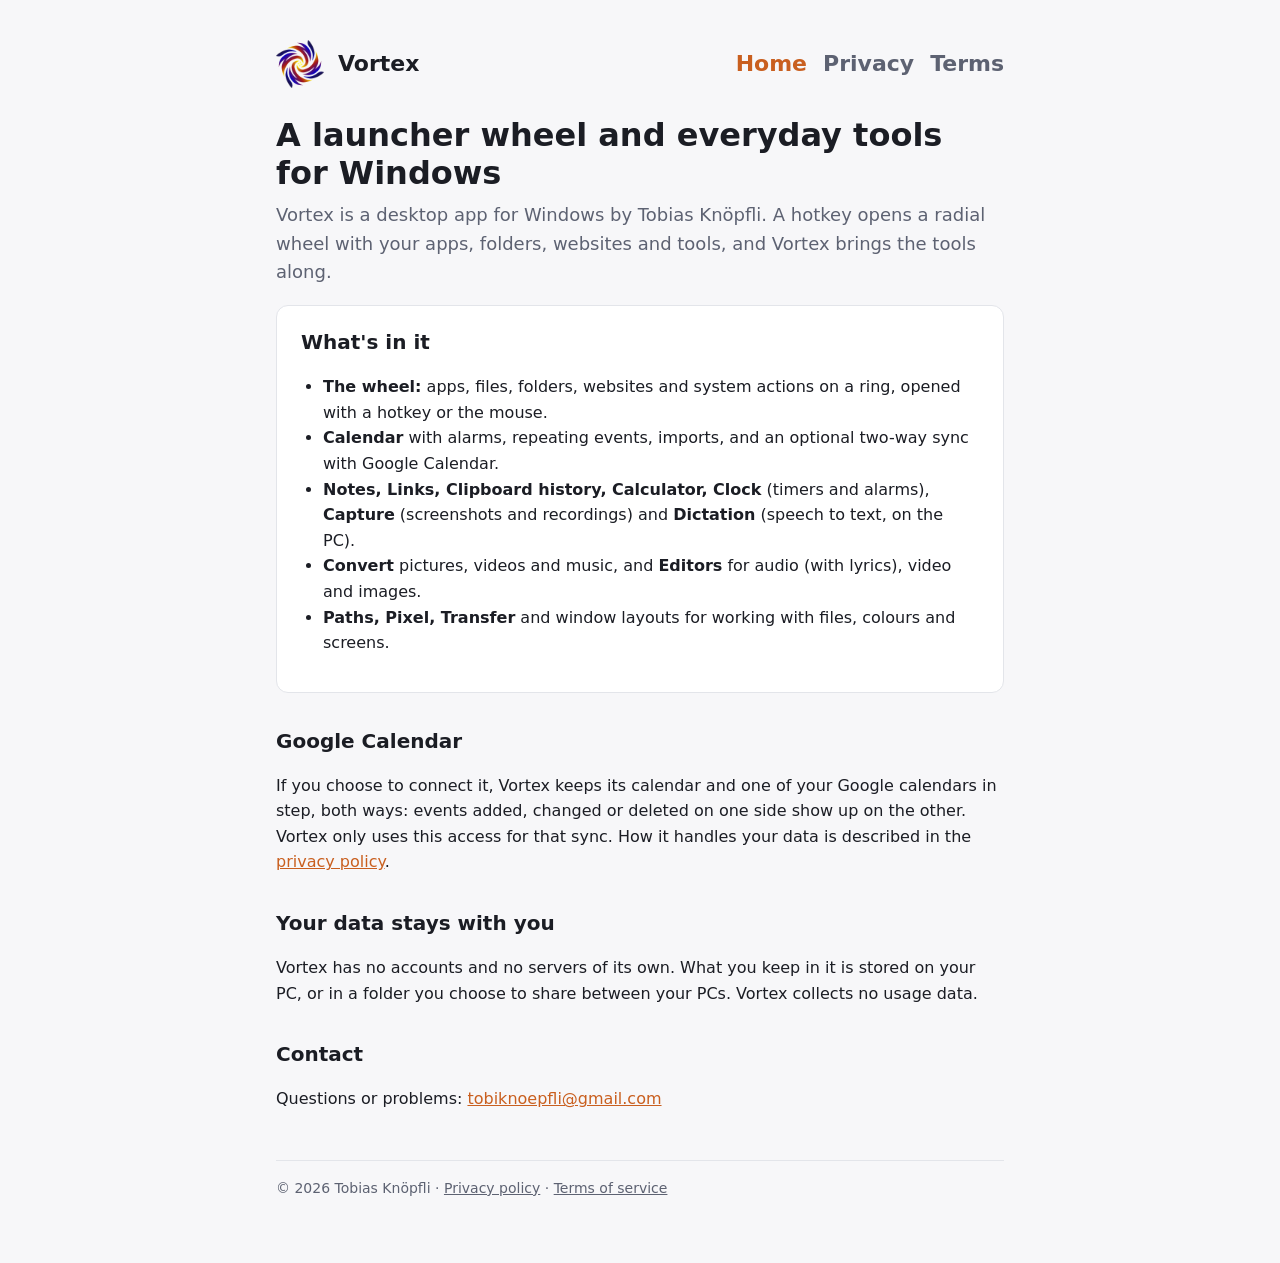
<file: index.html>
<!doctype html>
<html lang="en">
<head>
  <meta charset="utf-8">
  <meta name="viewport" content="width=device-width, initial-scale=1">
  <title>Vortex</title>
  <meta name="description" content="Vortex: a radial launcher wheel and a set of everyday tools for Windows.">
  <link rel="icon" href="logo.png">
  <link rel="stylesheet" href="style.css">
</head>
<body>
<main>
  <header>
    <img src="logo.png" alt="">
    <a href="./">Vortex</a>
    <nav>
      <a href="./" aria-current="page">Home</a>
      <a href="privacy.html">Privacy</a>
      <a href="terms.html">Terms</a>
    </nav>
  </header>

  <h1>A launcher wheel and everyday tools for Windows</h1>
  <p class="lead">Vortex is a desktop app for Windows by Tobias Knöpfli. A hotkey opens a radial wheel with your apps,
    folders, websites and tools, and Vortex brings the tools along.</p>

  <div class="card">
    <h2 style="margin-top:0">What's in it</h2>
    <ul>
      <li><strong>The wheel:</strong> apps, files, folders, websites and system actions on a ring, opened with a hotkey or the mouse.</li>
      <li><strong>Calendar</strong> with alarms, repeating events, imports, and an optional two-way sync with Google Calendar.</li>
      <li><strong>Notes, Links, Clipboard history, Calculator, Clock</strong> (timers and alarms), <strong>Capture</strong> (screenshots and recordings) and <strong>Dictation</strong> (speech to text, on the PC).</li>
      <li><strong>Convert</strong> pictures, videos and music, and <strong>Editors</strong> for audio (with lyrics), video and images.</li>
      <li><strong>Paths, Pixel, Transfer</strong> and window layouts for working with files, colours and screens.</li>
    </ul>
  </div>

  <h2>Google Calendar</h2>
  <p>If you choose to connect it, Vortex keeps its calendar and one of your Google calendars in step, both ways: events
    added, changed or deleted on one side show up on the other. Vortex only uses this access for that sync. How it
    handles your data is described in the <a href="privacy.html">privacy policy</a>.</p>

  <h2>Your data stays with you</h2>
  <p>Vortex has no accounts and no servers of its own. What you keep in it is stored on your PC, or in a folder you
    choose to share between your PCs. Vortex collects no usage data.</p>

  <h2>Contact</h2>
  <p>Questions or problems: <a href="mailto:tobiknoepfli@gmail.com">tobiknoepfli@gmail.com</a></p>

  <footer>
    © 2026 Tobias Knöpfli · <a href="privacy.html">Privacy policy</a> · <a href="terms.html">Terms of service</a>
  </footer>
</main>
</body>
</html>
</file>
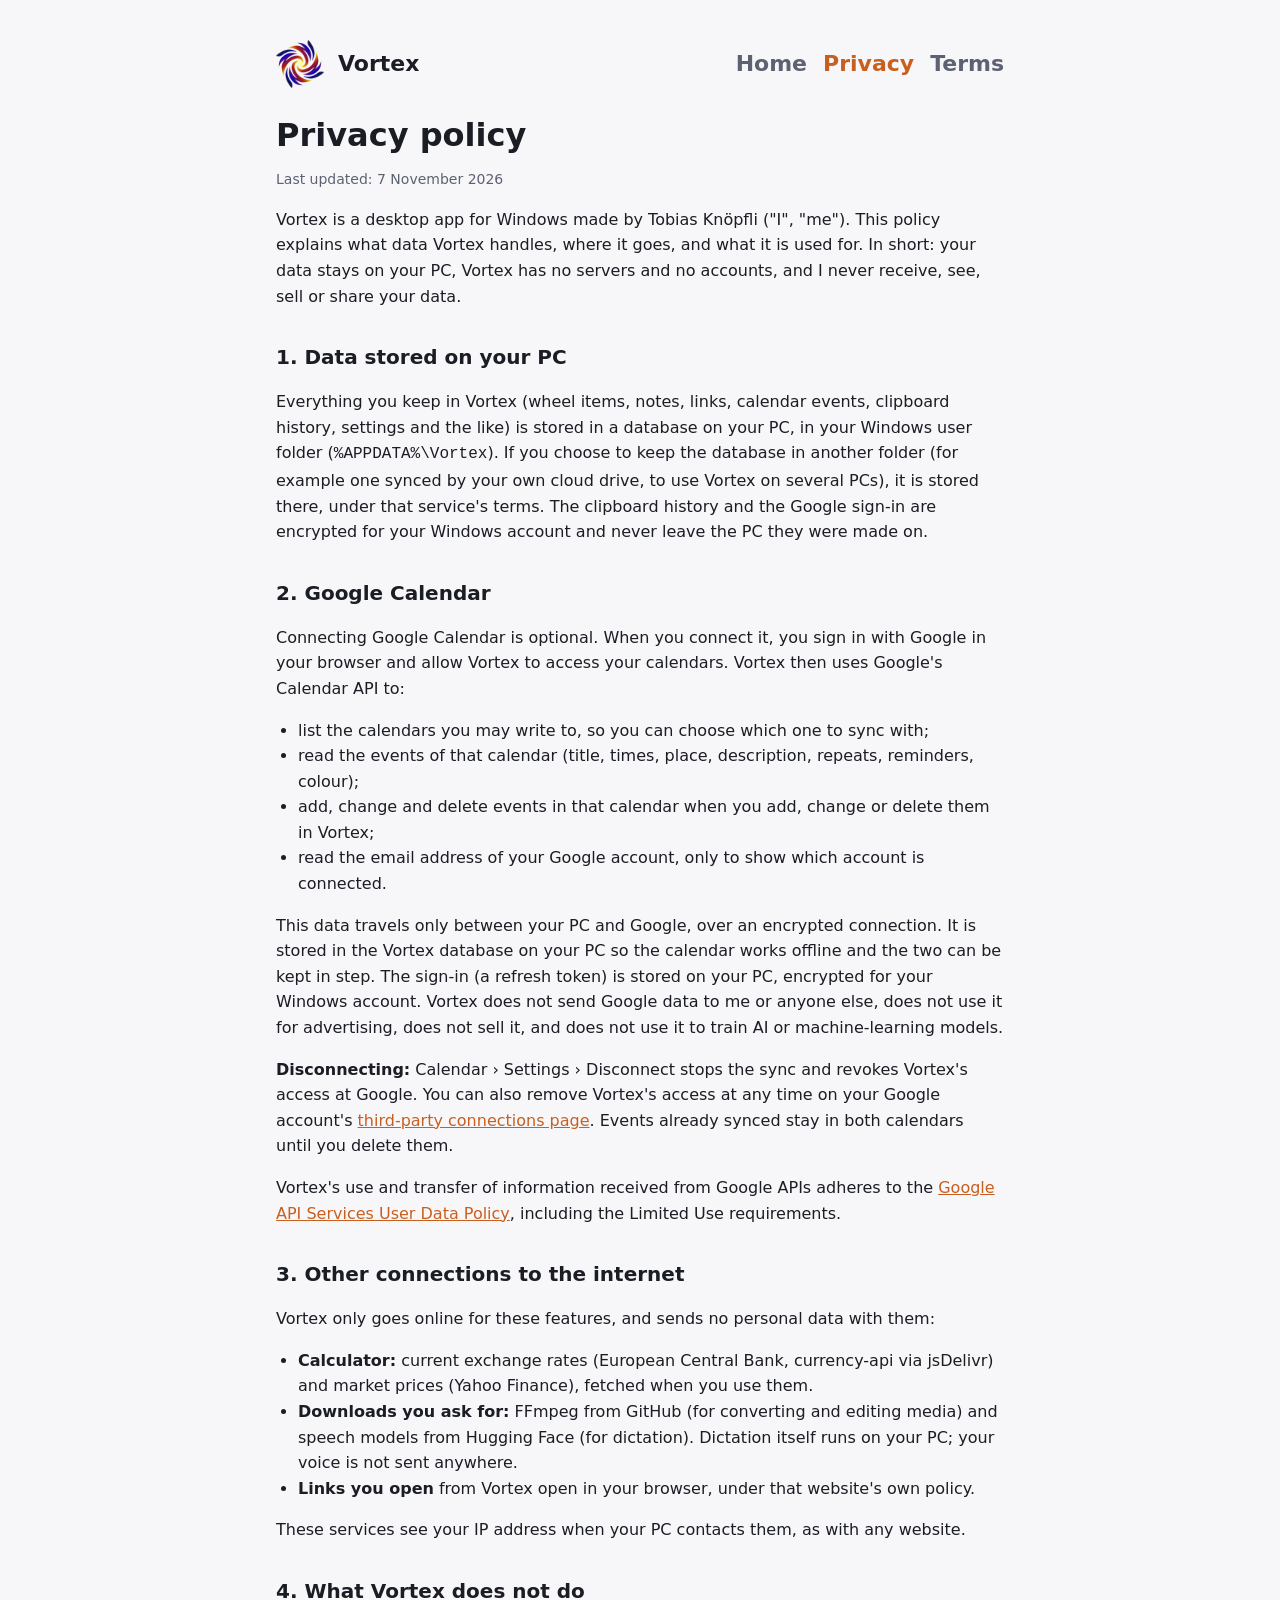
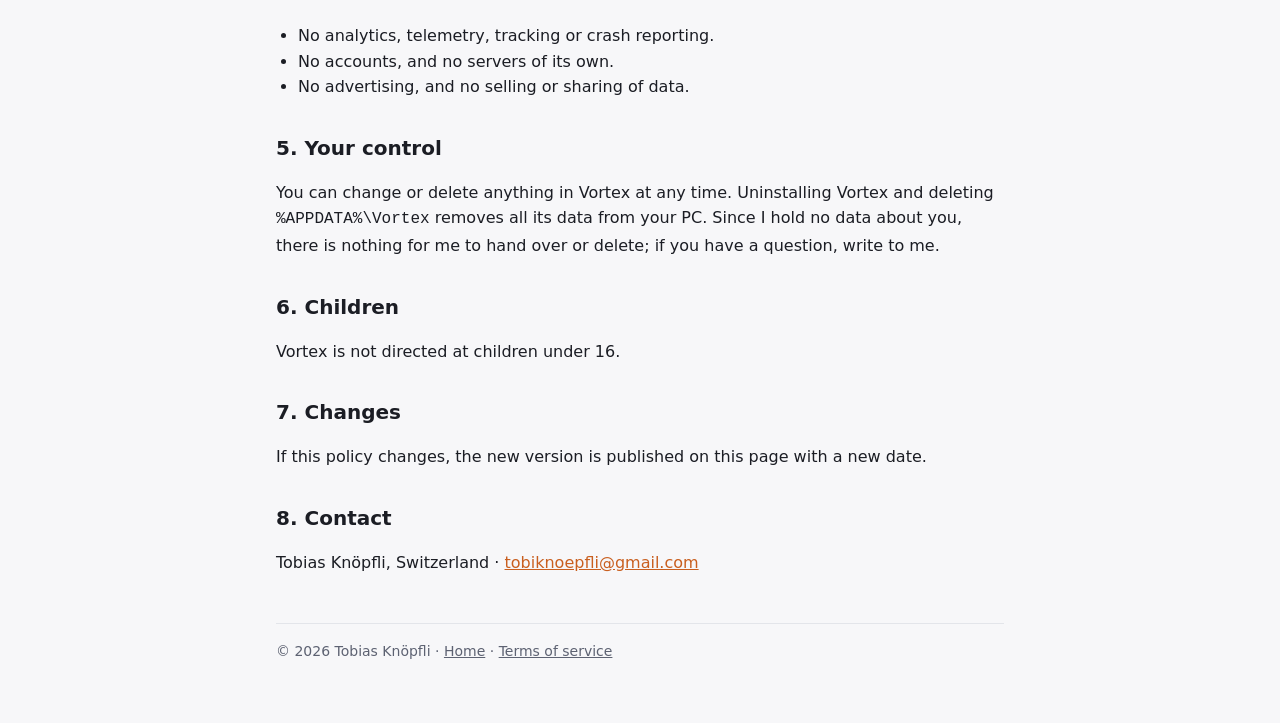
<file: privacy.html>
<!doctype html>
<html lang="en">
<head>
  <meta charset="utf-8">
  <meta name="viewport" content="width=device-width, initial-scale=1">
  <title>Vortex privacy policy</title>
  <meta name="description" content="How Vortex handles your data, including Google Calendar data.">
  <link rel="icon" href="logo.png">
  <link rel="stylesheet" href="style.css">
</head>
<body>
<main>
  <header>
    <img src="logo.png" alt="">
    <a href="./">Vortex</a>
    <nav>
      <a href="./">Home</a>
      <a href="privacy.html" aria-current="page">Privacy</a>
      <a href="terms.html">Terms</a>
    </nav>
  </header>

  <h1>Privacy policy</h1>
  <p class="meta">Last updated: 7 November 2026</p>

  <p>Vortex is a desktop app for Windows made by Tobias Knöpfli ("I", "me"). This policy explains what data Vortex
    handles, where it goes, and what it is used for. In short: your data stays on your PC, Vortex has no servers and
    no accounts, and I never receive, see, sell or share your data.</p>

  <h2>1. Data stored on your PC</h2>
  <p>Everything you keep in Vortex (wheel items, notes, links, calendar events, clipboard history, settings and the
    like) is stored in a database on your PC, in your Windows user folder
    (<code>%APPDATA%\Vortex</code>). If you choose to keep the database in another folder (for example one synced by
    your own cloud drive, to use Vortex on several PCs), it is stored there, under that service's terms. The clipboard
    history and the Google sign-in are encrypted for your Windows account and never leave the PC they were made on.</p>

  <h2>2. Google Calendar</h2>
  <p>Connecting Google Calendar is optional. When you connect it, you sign in with Google in your browser and allow
    Vortex to access your calendars. Vortex then uses Google's Calendar API to:</p>
  <ul>
    <li>list the calendars you may write to, so you can choose which one to sync with;</li>
    <li>read the events of that calendar (title, times, place, description, repeats, reminders, colour);</li>
    <li>add, change and delete events in that calendar when you add, change or delete them in Vortex;</li>
    <li>read the email address of your Google account, only to show which account is connected.</li>
  </ul>
  <p>This data travels only between your PC and Google, over an encrypted connection. It is stored in the Vortex
    database on your PC so the calendar works offline and the two can be kept in step. The sign-in (a refresh token)
    is stored on your PC, encrypted for your Windows account. Vortex does not send Google data to me or anyone else,
    does not use it for advertising, does not sell it, and does not use it to train AI or machine-learning models.</p>
  <p><strong>Disconnecting:</strong> Calendar › Settings › Disconnect stops the sync and revokes Vortex's access at
    Google. You can also remove Vortex's access at any time on your Google account's
    <a href="https://myaccount.google.com/connections">third-party connections page</a>. Events already synced stay
    in both calendars until you delete them.</p>
  <p>Vortex's use and transfer of information received from Google APIs adheres to the
    <a href="https://developers.google.com/terms/api-services-user-data-policy">Google API Services User Data Policy</a>,
    including the Limited Use requirements.</p>

  <h2>3. Other connections to the internet</h2>
  <p>Vortex only goes online for these features, and sends no personal data with them:</p>
  <ul>
    <li><strong>Calculator:</strong> current exchange rates (European Central Bank, currency-api via jsDelivr) and
      market prices (Yahoo Finance), fetched when you use them.</li>
    <li><strong>Downloads you ask for:</strong> FFmpeg from GitHub (for converting and editing media) and speech
      models from Hugging Face (for dictation). Dictation itself runs on your PC; your voice is not sent anywhere.</li>
    <li><strong>Links you open</strong> from Vortex open in your browser, under that website's own policy.</li>
  </ul>
  <p>These services see your IP address when your PC contacts them, as with any website.</p>

  <h2>4. What Vortex does not do</h2>
  <ul>
    <li>No analytics, telemetry, tracking or crash reporting.</li>
    <li>No accounts, and no servers of its own.</li>
    <li>No advertising, and no selling or sharing of data.</li>
  </ul>

  <h2>5. Your control</h2>
  <p>You can change or delete anything in Vortex at any time. Uninstalling Vortex and deleting
    <code>%APPDATA%\Vortex</code> removes all its data from your PC. Since I hold no data about you, there is nothing
    for me to hand over or delete; if you have a question, write to me.</p>

  <h2>6. Children</h2>
  <p>Vortex is not directed at children under 16.</p>

  <h2>7. Changes</h2>
  <p>If this policy changes, the new version is published on this page with a new date.</p>

  <h2>8. Contact</h2>
  <p>Tobias Knöpfli, Switzerland · <a href="mailto:tobiknoepfli@gmail.com">tobiknoepfli@gmail.com</a></p>

  <footer>
    © 2026 Tobias Knöpfli · <a href="./">Home</a> · <a href="terms.html">Terms of service</a>
  </footer>
</main>
</body>
</html>
</file>
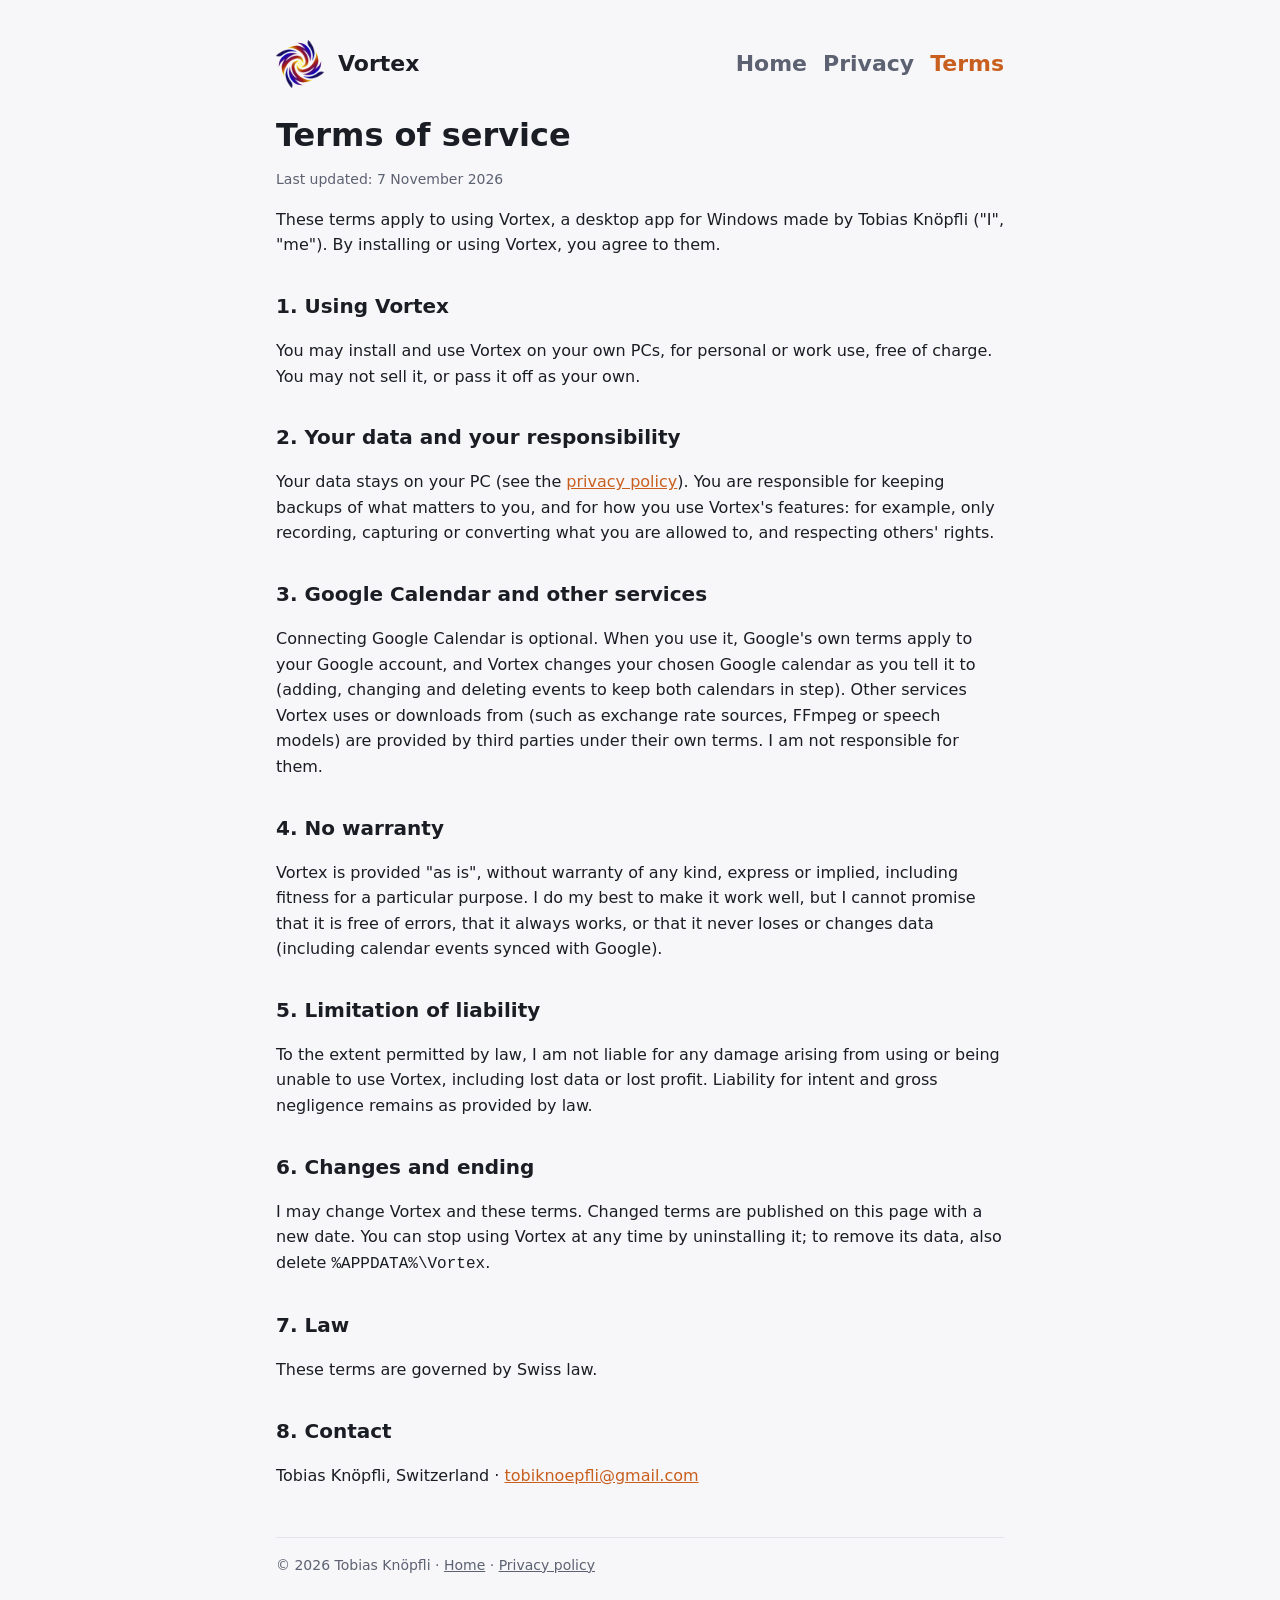
<file: terms.html>
<!doctype html>
<html lang="en">
<head>
  <meta charset="utf-8">
  <meta name="viewport" content="width=device-width, initial-scale=1">
  <title>Vortex terms of service</title>
  <meta name="description" content="The terms for using Vortex.">
  <link rel="icon" href="logo.png">
  <link rel="stylesheet" href="style.css">
</head>
<body>
<main>
  <header>
    <img src="logo.png" alt="">
    <a href="./">Vortex</a>
    <nav>
      <a href="./">Home</a>
      <a href="privacy.html">Privacy</a>
      <a href="terms.html" aria-current="page">Terms</a>
    </nav>
  </header>

  <h1>Terms of service</h1>
  <p class="meta">Last updated: 7 November 2026</p>

  <p>These terms apply to using Vortex, a desktop app for Windows made by Tobias Knöpfli ("I", "me"). By installing or
    using Vortex, you agree to them.</p>

  <h2>1. Using Vortex</h2>
  <p>You may install and use Vortex on your own PCs, for personal or work use, free of charge. You may not sell it,
    or pass it off as your own.</p>

  <h2>2. Your data and your responsibility</h2>
  <p>Your data stays on your PC (see the <a href="privacy.html">privacy policy</a>). You are responsible for keeping
    backups of what matters to you, and for how you use Vortex's features: for example, only recording, capturing or
    converting what you are allowed to, and respecting others' rights.</p>

  <h2>3. Google Calendar and other services</h2>
  <p>Connecting Google Calendar is optional. When you use it, Google's own terms apply to your Google account, and
    Vortex changes your chosen Google calendar as you tell it to (adding, changing and deleting events to keep both
    calendars in step). Other services Vortex uses or downloads from (such as exchange rate sources, FFmpeg or speech
    models) are provided by third parties under their own terms. I am not responsible for them.</p>

  <h2>4. No warranty</h2>
  <p>Vortex is provided "as is", without warranty of any kind, express or implied, including fitness for a particular
    purpose. I do my best to make it work well, but I cannot promise that it is free of errors, that it always works,
    or that it never loses or changes data (including calendar events synced with Google).</p>

  <h2>5. Limitation of liability</h2>
  <p>To the extent permitted by law, I am not liable for any damage arising from using or being unable to use
    Vortex, including lost data or lost profit. Liability for intent and gross negligence remains as provided by
    law.</p>

  <h2>6. Changes and ending</h2>
  <p>I may change Vortex and these terms. Changed terms are published on this page with a new date. You can stop
    using Vortex at any time by uninstalling it; to remove its data, also delete <code>%APPDATA%\Vortex</code>.</p>

  <h2>7. Law</h2>
  <p>These terms are governed by Swiss law.</p>

  <h2>8. Contact</h2>
  <p>Tobias Knöpfli, Switzerland · <a href="mailto:tobiknoepfli@gmail.com">tobiknoepfli@gmail.com</a></p>

  <footer>
    © 2026 Tobias Knöpfli · <a href="./">Home</a> · <a href="privacy.html">Privacy policy</a>
  </footer>
</main>
</body>
</html>
</file>
<file: style.css>
:root {
  --bg: #f7f7f9;
  --card: #ffffff;
  --text: #1b1d24;
  --muted: #5d6272;
  --line: #e3e5ea;
  --accent: #c95f1f;
}
@media (prefers-color-scheme: dark) {
  :root {
    --bg: #0f1015;
    --card: #181a22;
    --text: #eef0f4;
    --muted: #a3a8b6;
    --line: #2a2d38;
    --accent: #e8813f;
  }
}
* { box-sizing: border-box; }
body {
  margin: 0;
  background: var(--bg);
  color: var(--text);
  font: 16px/1.6 "Segoe UI", system-ui, -apple-system, sans-serif;
}
main { max-width: 760px; margin: 0 auto; padding: 40px 16px 64px; }
header { display: flex; align-items: center; gap: 14px; margin-bottom: 28px; }
header img { width: 48px; height: 48px; border-radius: 12px; }
header a { color: inherit; text-decoration: none; font-size: 22px; font-weight: 600; }
nav { margin-left: auto; display: flex; gap: 16px; font-size: 14px; }
nav a { color: var(--muted); text-decoration: none; }
nav a:hover, nav a[aria-current] { color: var(--accent); }
h1 { font-size: 32px; line-height: 1.2; margin: 0 0 8px; }
h2 { font-size: 20px; margin: 32px 0 8px; }
p, li { color: var(--text); }
.lead { font-size: 18px; color: var(--muted); margin-top: 0; }
.meta { color: var(--muted); font-size: 14px; }
.card { background: var(--card); border: 1px solid var(--line); border-radius: 12px; padding: 20px 24px; margin: 16px 0; }
a { color: var(--accent); }
ul { padding-left: 22px; }
footer { margin-top: 48px; padding-top: 16px; border-top: 1px solid var(--line); color: var(--muted); font-size: 14px; }
footer a { color: var(--muted); }
@media (max-width: 560px) {
  header { flex-wrap: wrap; }
  nav { margin-left: 0; width: 100%; }
}
</file>
